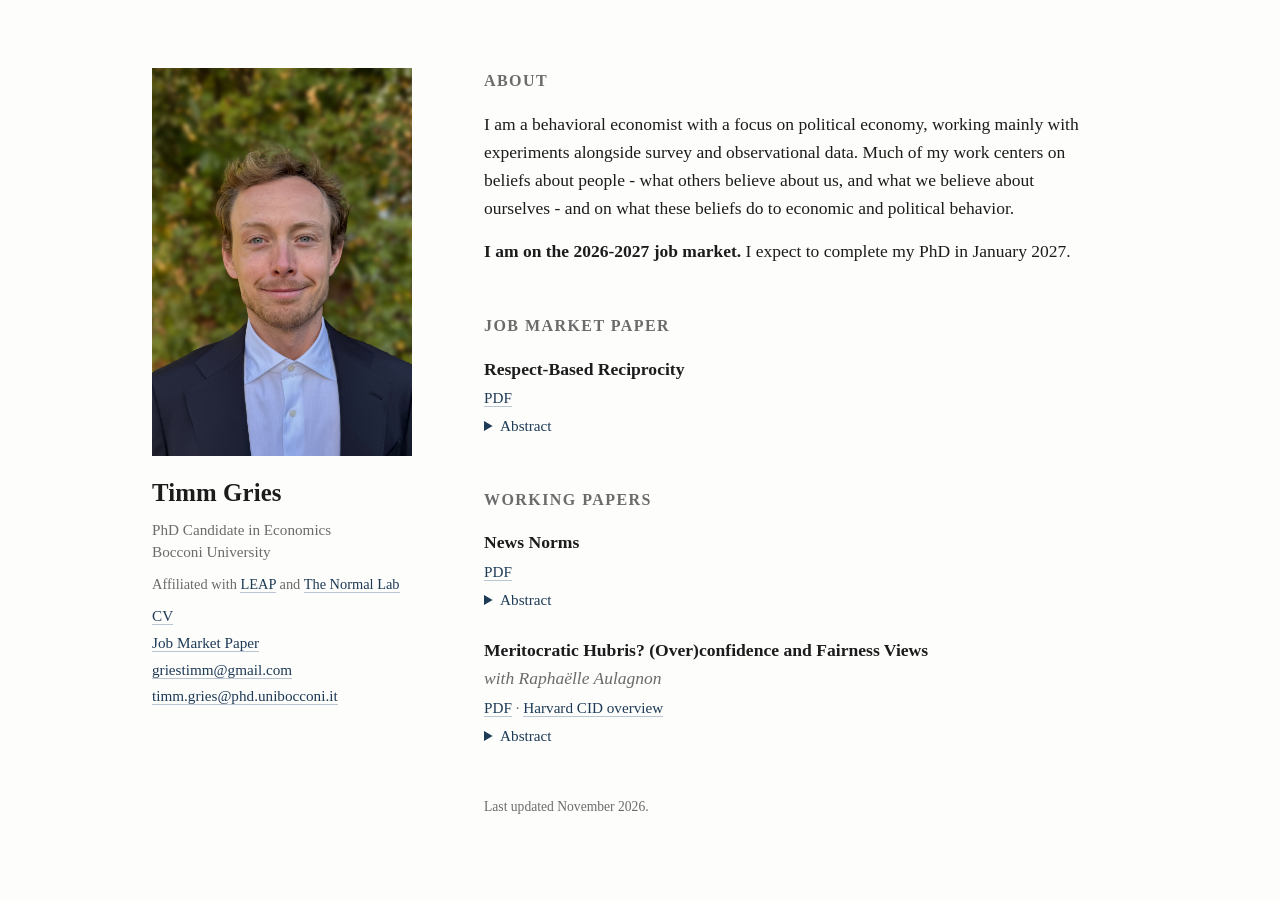
<file: index.html>
<!doctype html>
<html lang="en">
<head>
<meta charset="utf-8">
<meta name="viewport" content="width=device-width, initial-scale=1">
<title>Timm Gries</title>
<meta name="description" content="Timm Gries - behavioral economist, PhD candidate at Bocconi University.">
<link rel="stylesheet" href="style.css">
</head>
<body>

<main>
  <!-- ---------- left rail: photo + identity ---------- -->
  <aside class="rail">
    <img class="photo" src="assets/photo2.jpg" alt="Timm Gries">
    <h1>Timm Gries</h1>
    <p class="affil">PhD Candidate in Economics<br>Bocconi University</p>
    <p class="affilnote">Affiliated with <a href="https://leap.unibocconi.eu/">LEAP</a> and
      <a href="https://thenormallab.uchicago.edu/">The Normal Lab</a></p>
    <!-- CV: assets/gries-cv.pdf, compiled from CV_timm_2026_07/CV_academic.tex.
         To update: recompile there, re-copy, push. To remove: delete the line + file. -->
    <p class="raillink"><a href="assets/gries-cv.pdf">CV</a></p>
    <p class="raillink"><a href="papers/gries-rbr.pdf">Job Market Paper</a></p>
    <p class="raillink"><a href="mailto:griestimm@gmail.com">griestimm@gmail.com</a></p>
    <!-- Staleness clock: institutional address - remove after the PhD (Jan 2027). -->
    <p class="raillink"><a href="mailto:timm.gries@phd.unibocconi.it">timm.gries@phd.unibocconi.it</a></p>
  </aside>

  <!-- ---------- right column: content ---------- -->
  <div class="content">
    <section id="about">
      <h2>About</h2>
      <p>
        I am a behavioral economist with a focus on political economy, working mainly with
        experiments alongside survey and observational data. Much of my work centers on beliefs
        about people - what others believe about us, and what we believe about ourselves - and on
        what these beliefs do to economic and political behavior.
      </p>
      <!-- Staleness clock: job-market line - update after the market (spring 2027). -->
      <p>
        <strong>I am on the 2026-2027 job market.</strong> I expect to complete my PhD in January&nbsp;2027.
      </p>
    </section>

    <section id="jmp">
      <h2>Job Market Paper</h2>
      <ul class="papers">
        <li>
          <span class="title">Respect-Based Reciprocity</span>
          <!-- PDF: papers/gries-rbr.pdf, the website build of the draft (title page with
               "Click here for the latest version"; source ../jmp_builds/). Rebuild and
               replace it whenever the draft changes. -->
          <span class="note"><a href="papers/gries-rbr.pdf">PDF</a></span>
          <!-- Abstract verbatim from the current draft (261024; checked 2026-11-03).
               Update it whenever the draft abstract changes. -->
          <details class="abstract">
            <summary>Abstract</summary>
            <p>This paper proposes and experimentally tests <em>respect-based reciprocity</em>: the idea
            that people are intrinsically more inclined to support others when they believe those others respect them
            more, in the sense of holding a more favorable belief about their qualities. I further
            hypothesize that people reciprocate perceived respect more strongly when they perceive
            respect from elsewhere as scarce. Two pre-registered experiments test these hypotheses using
            monetary allocations. The first separates perceived respect from material payoffs,
            reputational incentives, and intentional acts of kindness or hostility, and shows that higher
            respect increases support for the person who holds it. In the second, an exogenous reduction
            in perceived outside respect amplifies the response of costly support to the recipient&rsquo;s
            respect. Survey data from the 2016 U.S. election show associations between the respect voters
            perceive from each candidate and their stated candidate preferences, consistent with both
            hypotheses. Finally, I illustrate how respect-based reciprocity can change responses to gifts,
            incentive pay, control and delegation, and political communication, and thereby alter their
            optimal use.</p>
          </details>
        </li>
      </ul>
    </section>

    <section id="papers">
      <h2>Working papers</h2>
      <ul class="papers">
        <!-- TO ADD OR EDIT A PAPER: copy one <li> block. PDFs live in papers/
             (convention: gries-shorttitle.pdf); the link sits in the "note" span.
             Abstracts are <details class="abstract"> - plain HTML, no JS.
             TO REMOVE A PDF: delete the file, swap the note line back to
             "Draft available upon request.", drop the <details> block, push. -->
        <li>
          <span class="title">News Norms</span>
          <span class="note"><a href="papers/gries-newsnorms.pdf">PDF</a></span>
          <!-- Abstract verbatim from the 2026-11-09 draft (261109_WP_RBRstyle.pdf). -->
          <details class="abstract">
            <summary>Abstract</summary>
            <p>Collective choices such as democratic decision-making depend on people&rsquo;s
            attention to public affairs, which is often socially valuable but privately costly. This
            paper studies news norms, social expectations that &ldquo;a good citizen stays
            informed&rdquo;, and shows how they raise demand for political information through
            social image. In a pre-registered experiment, making political knowledge observable
            to peers increases willingness to pay for political news by about 21%. The effect is
            larger when participants believe their audience cares about being informed and can
            evaluate knowledge. Cross-national survey evidence shows that news norms are widely
            perceived and display systematic socioeconomic gradients. Together, the results
            identify a mechanism through which social environments can increase political
            information acquisition and contribute to persistent inequalities in political
            knowledge and political voice.</p>
          </details>
        </li>
        <li>
          <span class="title">Meritocratic Hubris? (Over)confidence and Fairness Views</span>
          <span class="coauthors">with Rapha&euml;lle Aulagnon</span>
          <span class="note"><a href="papers/gries-hubris.pdf">PDF</a> &middot;
            <a href="https://www.hks.harvard.edu/centers/cid/voices/confidence-factor-how-our-beliefs-shape-attitudes-towards-fairness-and">Harvard CID overview</a></span>
          <!-- Abstract verbatim from the 2026-11-09 draft (261109_Hubris_RBRstyle.pdf). -->
          <details class="abstract">
            <summary>Abstract</summary>
            <p>Feedback is commonly inflated, from school grades and workplace evaluations to AI
            chatbots. We hypothesize that inflated
            feedback, by boosting confidence, shifts fairness perceptions toward greater
            acceptance of inequality, even absent any material stake. In a preregistered online
            experiment with a US-representative sample, we subtly inflate performance feedback
            for identical test performances, which raises both overestimation and overplacement.
            Acting as impartial spectators, treated participants redistribute significantly less
            to lower-performing workers, reducing the extent of redistribution by about 14%. The
            effect is strongest among those who attribute performance to skill and effort, and
            text analysis points to motivated attention to performance as the operative
            channel.</p>
          </details>
        </li>
      </ul>
    </section>

    <footer>
      <p>Last updated November 2026.</p>
    </footer>
  </div>
</main>

</body>
</html>
</file>
<file: style.css>
/* Timm Gries - academic site, v0.3.
   Left rail (photo + identity) / right column (about, papers), the classic
   academic two-column. Square photo corners per author. Light-committed,
   Palatino to match the job-market packet, navy accent, no hairline rules.
   Deliberately NOT PaperMod (cohort-mate uses it), not a link-dense layout. */

:root {
  --ink: #1c1c1c;
  --muted: #6b6b6b;
  --navy: #1d3a56;
  --bg: #fdfdfc;
}

* { box-sizing: border-box; }

body {
  margin: 0;
  background: var(--bg);
  color: var(--ink);
  font-family: "Palatino Linotype", Palatino, "Book Antiqua", Georgia, serif;
  font-size: 17.5px;
  line-height: 1.6;
}

main {
  max-width: 64rem;
  margin: 0 auto;
  padding: 3rem 1.5rem;
  display: grid;
  grid-template-columns: 260px 1fr;
  gap: 4.5rem;
  align-items: start;
  /* float the block mid-viewport on tall screens (the Nina move that
     makes a short page feel airy instead of top-crowded) */
  min-height: 100svh;
  align-content: center;
}

/* ------- left rail ------- */
.photo {
  width: 100%;
  height: auto;
  border-radius: 0;          /* square corners, per author */
  display: block;
}

.rail h1 {
  margin: 1.1rem 0 0.35rem;
  font-size: 1.55rem;
  font-weight: 600;
  letter-spacing: 0.005em;
}

.affil {
  margin: 0;
  color: var(--muted);
  font-size: 0.95rem;
  line-height: 1.45;
}

.affilnote { margin: 0.7rem 0 0; color: var(--muted); font-size: 0.9rem; line-height: 1.5; }

.raillink { margin: 0.55rem 0 0; font-size: 0.95rem; }
.raillink + .raillink { margin-top: 0.15rem; }

/* ------- right column ------- */
.content section { margin: 0 0 3rem; }

h2 {
  font-size: 1rem;
  font-weight: 600;
  text-transform: uppercase;
  letter-spacing: 0.09em;
  color: var(--muted);
  margin: 0 0 1rem;
}

#about p { margin: 0 0 0.95rem; max-width: 38rem; }

ul.papers { list-style: none; margin: 0; padding: 0; }
ul.papers li { margin: 0 0 1.5rem; }
.title { display: block; font-weight: 600; font-size: 1.1rem; }
.coauthors { display: block; color: var(--muted); font-style: italic; }
.tag {
  display: inline-block;
  margin-top: 0.15rem;
  color: var(--navy);
  font-variant: small-caps;
  letter-spacing: 0.04em;
}
.note { display: block; color: var(--muted); font-size: 0.95rem; margin-top: 0.2rem; }

a { color: var(--navy); text-decoration: none; border-bottom: 1px solid #b9c6d2; }
a:hover { border-bottom-color: var(--navy); }

/* Expandable abstracts on paper rows: plain <details>, no JS. The summary reads
   as a link (navy, like <a>) and the default disclosure marker is KEPT - it is the
   affordance that says "this opens in place" rather than navigating away. */
details.abstract { margin-top: 0.25rem; max-width: 38rem; }
details.abstract summary {
  cursor: pointer;
  color: var(--navy);
  font-size: 0.95rem;
  width: fit-content;
}
details.abstract summary:hover { text-decoration: underline; }
details.abstract p {
  color: var(--muted);
  font-size: 0.95rem;
  line-height: 1.55;
  margin: 0.35rem 0 0;
}

footer { color: var(--muted); font-size: 0.85rem; }

/* ------- small screens: stack, rail first ------- */
@media (max-width: 700px) {
  main {
    grid-template-columns: 1fr;
    gap: 2.2rem;
    padding-top: 2.6rem;
  }
  .photo { max-width: 190px; }
}
</file>
